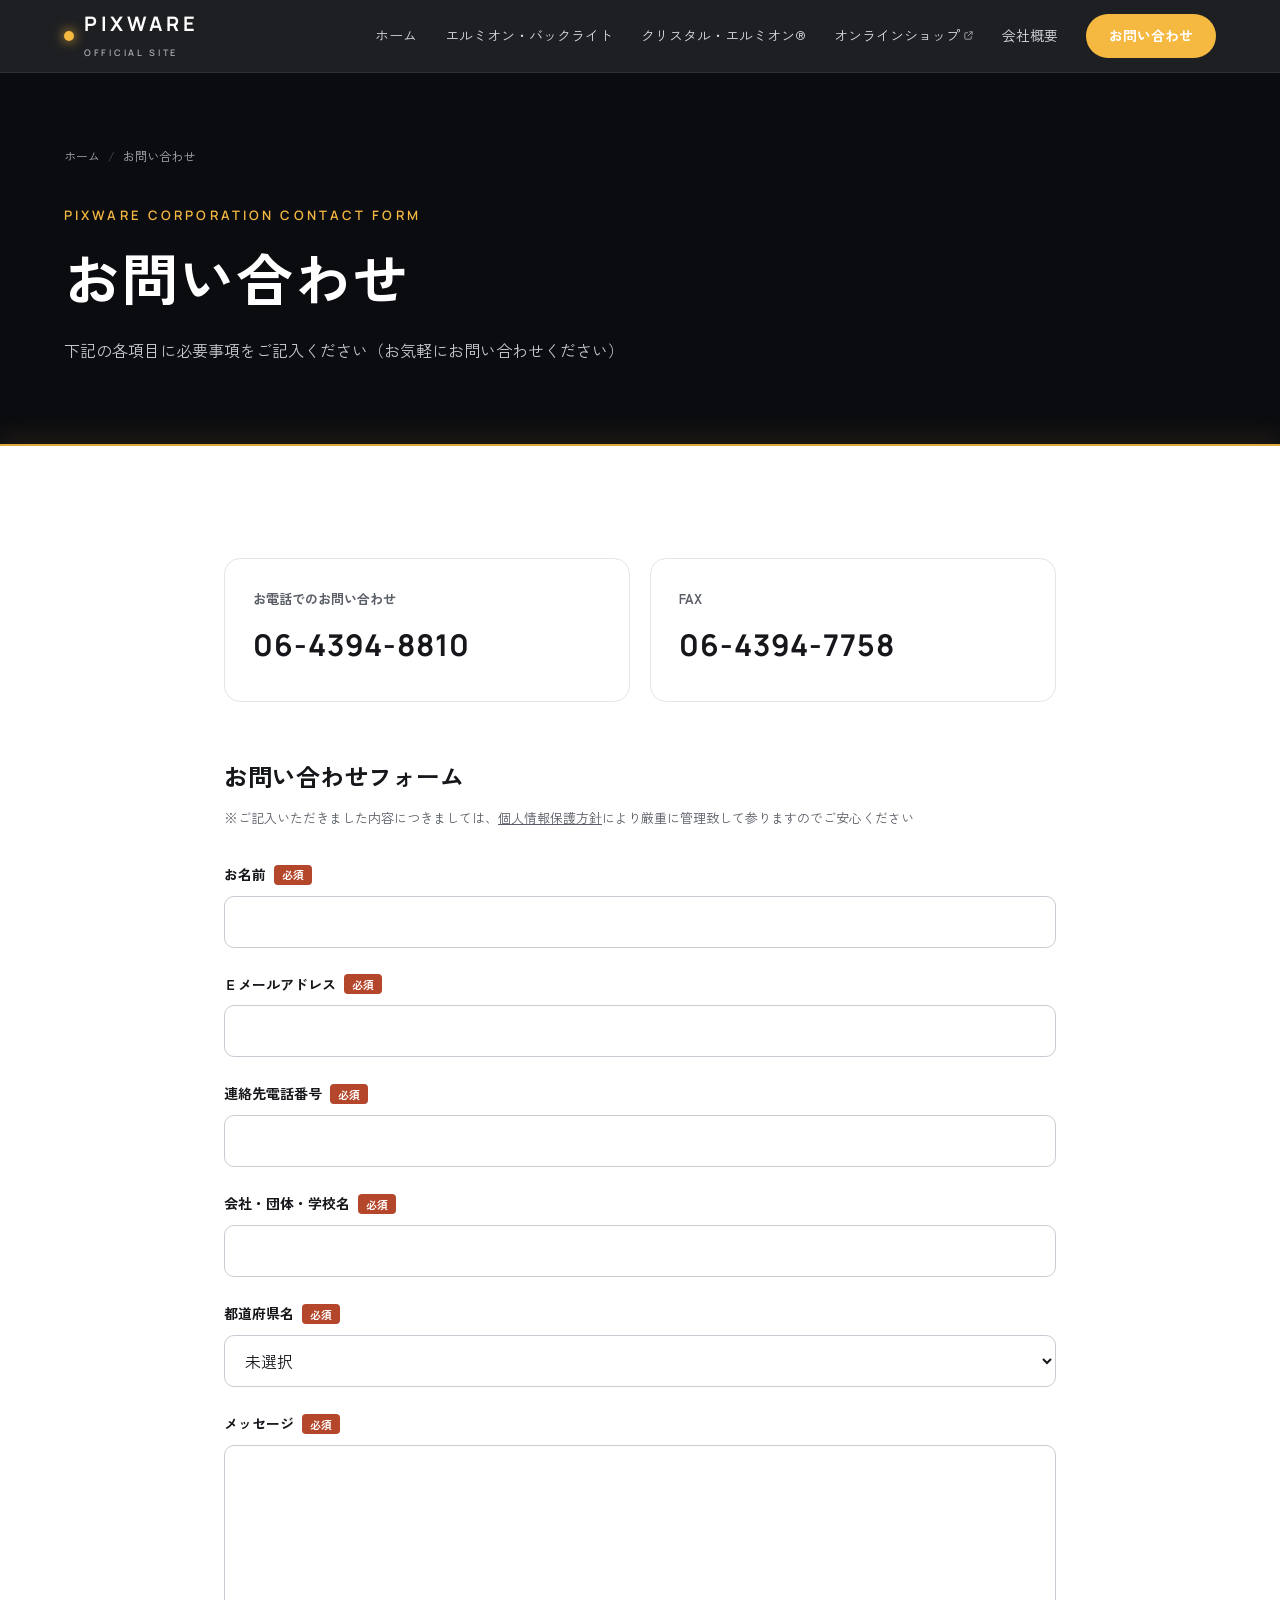
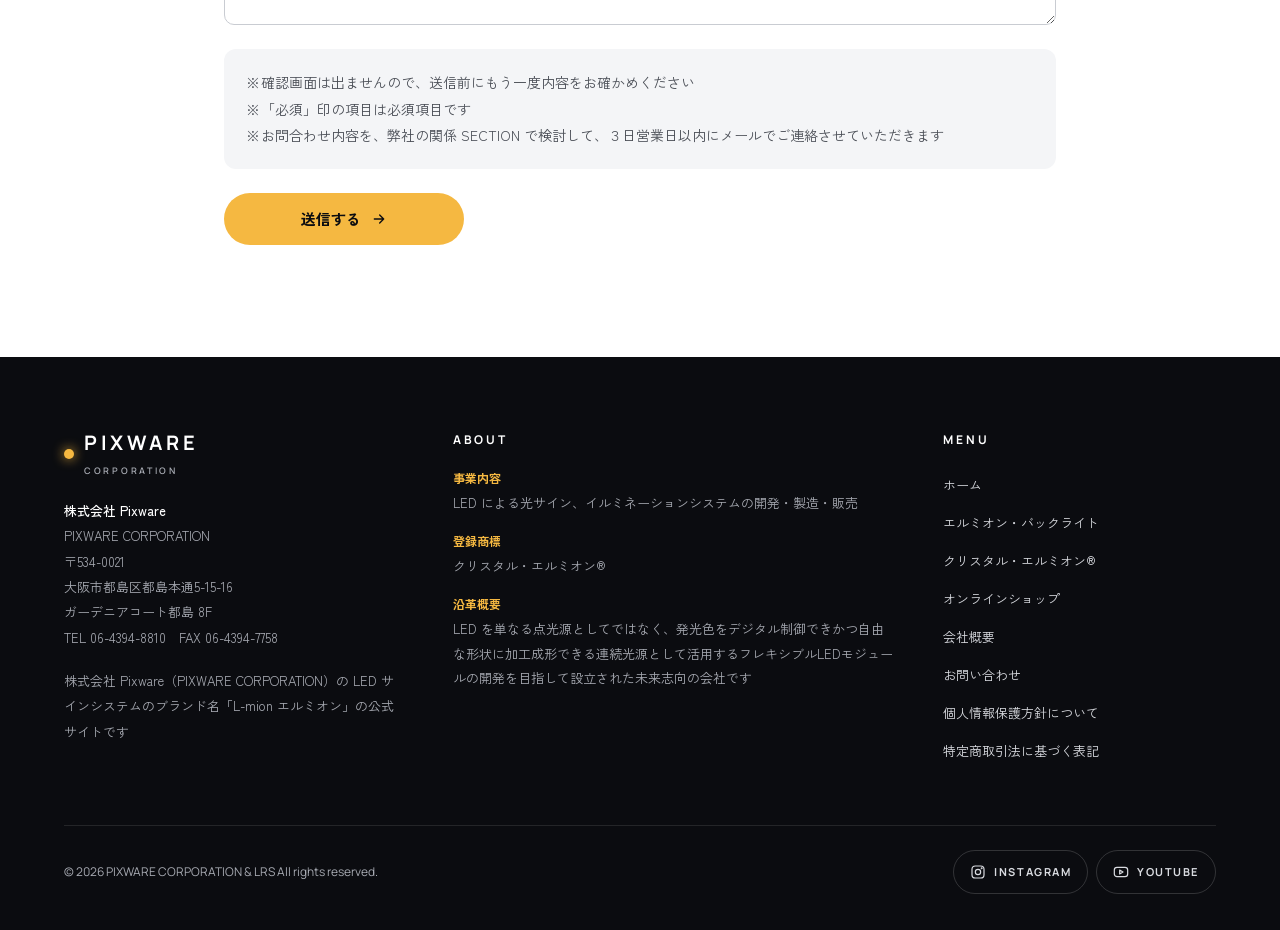
<file: contact-form/index.html>
<!doctype html>
<html lang="ja">
<head>
<meta charset="utf-8">
<meta name="viewport" content="width=device-width, initial-scale=1">
<title>お問い合わせ ｜ PIXWARE OFFICIAL SITE</title>
<meta name="description" content="株式会社Pixwareへのお問い合わせ。LEDサインの制作・導入、製品の仕様・お見積りなどお気軽にご相談ください。TEL 06-4394-8810">
<meta name="theme-color" content="#0B0C10">
<meta property="og:title" content="お問い合わせ ｜ PIXWARE OFFICIAL SITE">
<meta property="og:description" content="株式会社Pixwareへのお問い合わせ。LEDサインの制作・導入、製品の仕様・お見積りなどお気軽にご相談ください。TEL 06-4394-8810">
<meta property="og:type" content="website">
<meta property="og:image" content="https://pixware.co.jp/wp-content/uploads/2024/07/cafe-1.jpg">
<meta property="og:site_name" content="PIXWARE OFFICIAL SITE">
<meta name="twitter:card" content="summary_large_image">
<link rel="preconnect" href="https://fonts.googleapis.com">
<link rel="preconnect" href="https://fonts.gstatic.com" crossorigin>
<link rel="stylesheet" href="https://fonts.googleapis.com/css2?family=Manrope:wght@400;500;600;700&amp;family=Zen+Kaku+Gothic+New:wght@400;500;700&amp;display=swap">
<link rel="stylesheet" href="../assets/style.css">
</head>
<body id="top">
<a class="sr-only" href="#content">コンテンツへスキップ</a>
<header class="header">
  <div class="container header__inner">
    <a class="logo" href="../" aria-label="PIXWARE OFFICIAL SITE ホーム">
      <span class="logo__dot" aria-hidden="true"></span>
      <span><span class="logo__text">PIXWARE</span><span class="logo__sub">OFFICIAL SITE</span></span>
    </a>
    <nav class="nav" aria-label="メインメニュー">
      <a href="../">ホーム</a><a href="../lmion-backright/">エルミオン・バックライト</a><a href="../crystal-lmion/">クリスタル・エルミオン®</a><a href="https://pixware.stores.jp" target="_blank" rel="noopener">オンラインショップ<span class="ext"><svg viewBox="0 0 24 24" fill="none" stroke="currentColor" stroke-width="2" stroke-linecap="round" stroke-linejoin="round" aria-hidden="true"><path d="M14 4h6v6M20 4l-9 9M18 14v5a1 1 0 0 1-1 1H5a1 1 0 0 1-1-1V7a1 1 0 0 1 1-1h5"/></svg><span class="sr-only">（外部サイト）</span></span></a><a href="../profile/">会社概要</a><a class="btn btn--primary" href="../contact-form/" aria-current="page">お問い合わせ</a>
    </nav>
    <button class="menu-btn" type="button" aria-label="メニューを開く" aria-expanded="false" aria-controls="mobile-nav"><svg class="icon-open" viewBox="0 0 24 24" fill="none" stroke="currentColor" stroke-width="1.8" stroke-linecap="round" aria-hidden="true"><path d="M4 7h16M4 12h16M4 17h16"/></svg><svg class="icon-close" viewBox="0 0 24 24" fill="none" stroke="currentColor" stroke-width="1.8" stroke-linecap="round" aria-hidden="true"><path d="M6 6l12 12M18 6L6 18"/></svg></button>
  </div>
  <nav class="mobile-nav" id="mobile-nav" aria-label="モバイルメニュー">
    <a href="../">ホーム</a><a href="../lmion-backright/">エルミオン・バックライト</a><a href="../crystal-lmion/">クリスタル・エルミオン®</a><a href="https://pixware.stores.jp" target="_blank" rel="noopener">オンラインショップ<span class="ext"><svg viewBox="0 0 24 24" fill="none" stroke="currentColor" stroke-width="2" stroke-linecap="round" stroke-linejoin="round" aria-hidden="true"><path d="M14 4h6v6M20 4l-9 9M18 14v5a1 1 0 0 1-1 1H5a1 1 0 0 1-1-1V7a1 1 0 0 1 1-1h5"/></svg><span class="sr-only">（外部サイト）</span></span></a><a href="../profile/">会社概要</a><a class="btn btn--primary" href="../contact-form/" aria-current="page">お問い合わせ</a>
  </nav>
</header>
<main id="content">
<section class="page-hero">
  <div class="container">
    <ol class="breadcrumb" aria-label="パンくずリスト"><li><a href="../">ホーム</a></li><li aria-current="page">お問い合わせ</li></ol>
    <span class="eyebrow">PIXWARE CORPORATION CONTACT FORM</span>
    <h1>お問い合わせ</h1>
    <p class="page-hero__lead">下記の各項目に必要事項をご記入ください（お気軽にお問い合わせください）</p>
  </div>
</section>

<section class="section">
  <div class="container container--narrow">
    <div class="contact-cards">
      <div class="contact-card"><small>お電話でのお問い合わせ</small><a href="tel:0643948810">06-4394-8810</a></div>
      <div class="contact-card"><small>FAX</small><span>06-4394-7758</span></div>
    </div>

    <h2 class="h3" style="margin-bottom:12px">お問い合わせフォーム</h2>
    <p class="note" style="margin-bottom:32px">※ご記入いただきました内容につきましては、<a href="../pixware-privacy/">個人情報保護方針</a>により厳重に管理致して参りますのでご安心ください</p>

    <form class="form" novalidate>
      <div class="form__row"><label for="f-name">お名前 <span class="req">必須</span></label><input id="f-name" name="name" type="text" autocomplete="name" required></div>
      <div class="form__row"><label for="f-email">Ｅメールアドレス <span class="req">必須</span></label><input id="f-email" name="email" type="email" autocomplete="email" inputmode="email" required></div>
      <div class="form__row"><label for="f-tel">連絡先電話番号 <span class="req">必須</span></label><input id="f-tel" name="tel" type="tel" autocomplete="tel" inputmode="tel" required></div>
      <div class="form__row"><label for="f-org">会社・団体・学校名 <span class="req">必須</span></label><input id="f-org" name="organization" type="text" autocomplete="organization" required></div>
      <div class="form__row"><label for="f-pref">都道府県名 <span class="req">必須</span></label><select id="f-pref" name="prefecture" autocomplete="address-level1" required><option value="">未選択</option><option>北海道</option><option>青森県</option><option>岩手県</option><option>宮城県</option><option>秋田県</option><option>山形県</option><option>福島県</option><option>茨城県</option><option>栃木県</option><option>群馬県</option><option>埼玉県</option><option>千葉県</option><option>東京都</option><option>神奈川県</option><option>新潟県</option><option>富山県</option><option>石川県</option><option>福井県</option><option>山梨県</option><option>長野県</option><option>岐阜県</option><option>静岡県</option><option>愛知県</option><option>三重県</option><option>滋賀県</option><option>京都府</option><option>大阪府</option><option>兵庫県</option><option>奈良県</option><option>和歌山県</option><option>鳥取県</option><option>島根県</option><option>岡山県</option><option>広島県</option><option>山口県</option><option>徳島県</option><option>香川県</option><option>愛媛県</option><option>高知県</option><option>福岡県</option><option>佐賀県</option><option>長崎県</option><option>熊本県</option><option>大分県</option><option>宮崎県</option><option>鹿児島県</option><option>沖縄県</option></select></div>
      <div class="form__row"><label for="f-msg">メッセージ <span class="req">必須</span></label><textarea id="f-msg" name="message" required></textarea></div>
      <ul class="form__notes">
        <li>確認画面は出ませんので、送信前にもう一度内容をお確かめください</li>
        <li>「必須」印の項目は必須項目です</li>
        <li>お問合わせ内容を、弊社の関係 SECTION で検討して、３日営業日以内にメールでご連絡させていただきます</li>
      </ul>
      <button class="btn btn--primary" type="submit">送信する <svg viewBox="0 0 24 24" fill="none" stroke="currentColor" stroke-width="2" stroke-linecap="round" stroke-linejoin="round" aria-hidden="true"><path d="M5 12h14M13 6l6 6-6 6"/></svg></button>
      <div class="form__result" tabindex="-1" role="status">これはリニューアル用のサンプルサイトのため、送信は行われません。<br>お問い合わせは <a href="https://pixware.co.jp/contact-form/">現在の公式サイトのフォーム</a> またはお電話（06-4394-8810）でお願いいたします。</div>
    </form>
  </div>
</section>
</main>
<footer class="footer">
  <div class="container footer__inner">
    <div class="footer__grid">
      <div>
        <a class="logo" href="../"><span class="logo__dot" aria-hidden="true"></span><span><span class="logo__text">PIXWARE</span><span class="logo__sub">CORPORATION</span></span></a>
        <p class="footer__company"><strong>株式会社 Pixware</strong><br>PIXWARE CORPORATION<br>〒534-0021<br>大阪市都島区都島本通5-15-16<br>ガーデニアコート都島 8F<br>TEL 06-4394-8810　FAX 06-4394-7758</p>
        <p class="footer__company">株式会社 Pixware（PIXWARE CORPORATION）の LED サインシステムのブランド名「L-mion エルミオン」の公式サイトです</p>
      </div>
      <div>
        <h2>ABOUT</h2>
        <dl class="footer__info">
          <dt>事業内容</dt><dd>LED による光サイン、イルミネーションシステムの開発・製造・販売</dd>
          <dt>登録商標</dt><dd>クリスタル・エルミオン®</dd>
          <dt>沿革概要</dt><dd>LED を単なる点光源としてではなく、発光色をデジタル制御できかつ自由な形状に加工成形できる連続光源として活用するフレキシブルLEDモジュールの開発を目指して設立された未来志向の会社です</dd>
        </dl>
      </div>
      <div>
        <h2>MENU</h2>
        <ul class="footer__nav">
          <li><a href="../">ホーム</a></li>
          <li><a href="../lmion-backright/">エルミオン・バックライト</a></li>
          <li><a href="../crystal-lmion/">クリスタル・エルミオン®</a></li>
          <li><a href="https://pixware.stores.jp" target="_blank" rel="noopener">オンラインショップ</a></li>
          <li><a href="../profile/">会社概要</a></li>
          <li><a href="../contact-form/">お問い合わせ</a></li>
          <li><a href="../pixware-privacy/">個人情報保護方針について</a></li>
          <li><a href="../pixware-law/">特定商取引法に基づく表記</a></li>
        </ul>
      </div>
    </div>
    <div class="footer__bottom">
      <p class="footer__copy">© 2026 PIXWARE CORPORATION &amp; LRS All rights reserved.</p>
      <div class="social">
        <a href="https://www.instagram.com/" target="_blank" rel="noopener"><svg viewBox="0 0 24 24" fill="none" stroke="currentColor" stroke-width="1.8" stroke-linecap="round" stroke-linejoin="round" aria-hidden="true"><rect x="3" y="3" width="18" height="18" rx="5"/><circle cx="12" cy="12" r="4"/><circle cx="17.5" cy="6.5" r="0.6"/></svg>INSTAGRAM</a>
        <a href="https://www.youtube.com/" target="_blank" rel="noopener"><svg viewBox="0 0 24 24" fill="none" stroke="currentColor" stroke-width="1.8" stroke-linecap="round" stroke-linejoin="round" aria-hidden="true"><rect x="2" y="5" width="20" height="14" rx="4"/><path d="M10 9l5 3-5 3z"/></svg>YOUTUBE</a>
      </div>
    </div>
  </div>
</footer>
<a class="to-top" href="#top" aria-label="ページの先頭へ戻る"><svg viewBox="0 0 24 24" fill="none" stroke="currentColor" stroke-width="2" stroke-linecap="round" stroke-linejoin="round" aria-hidden="true"><path d="M12 19V5M6 11l6-6 6 6"/></svg></a>
<script src="../assets/main.js"></script>
</body>
</html>
</file>
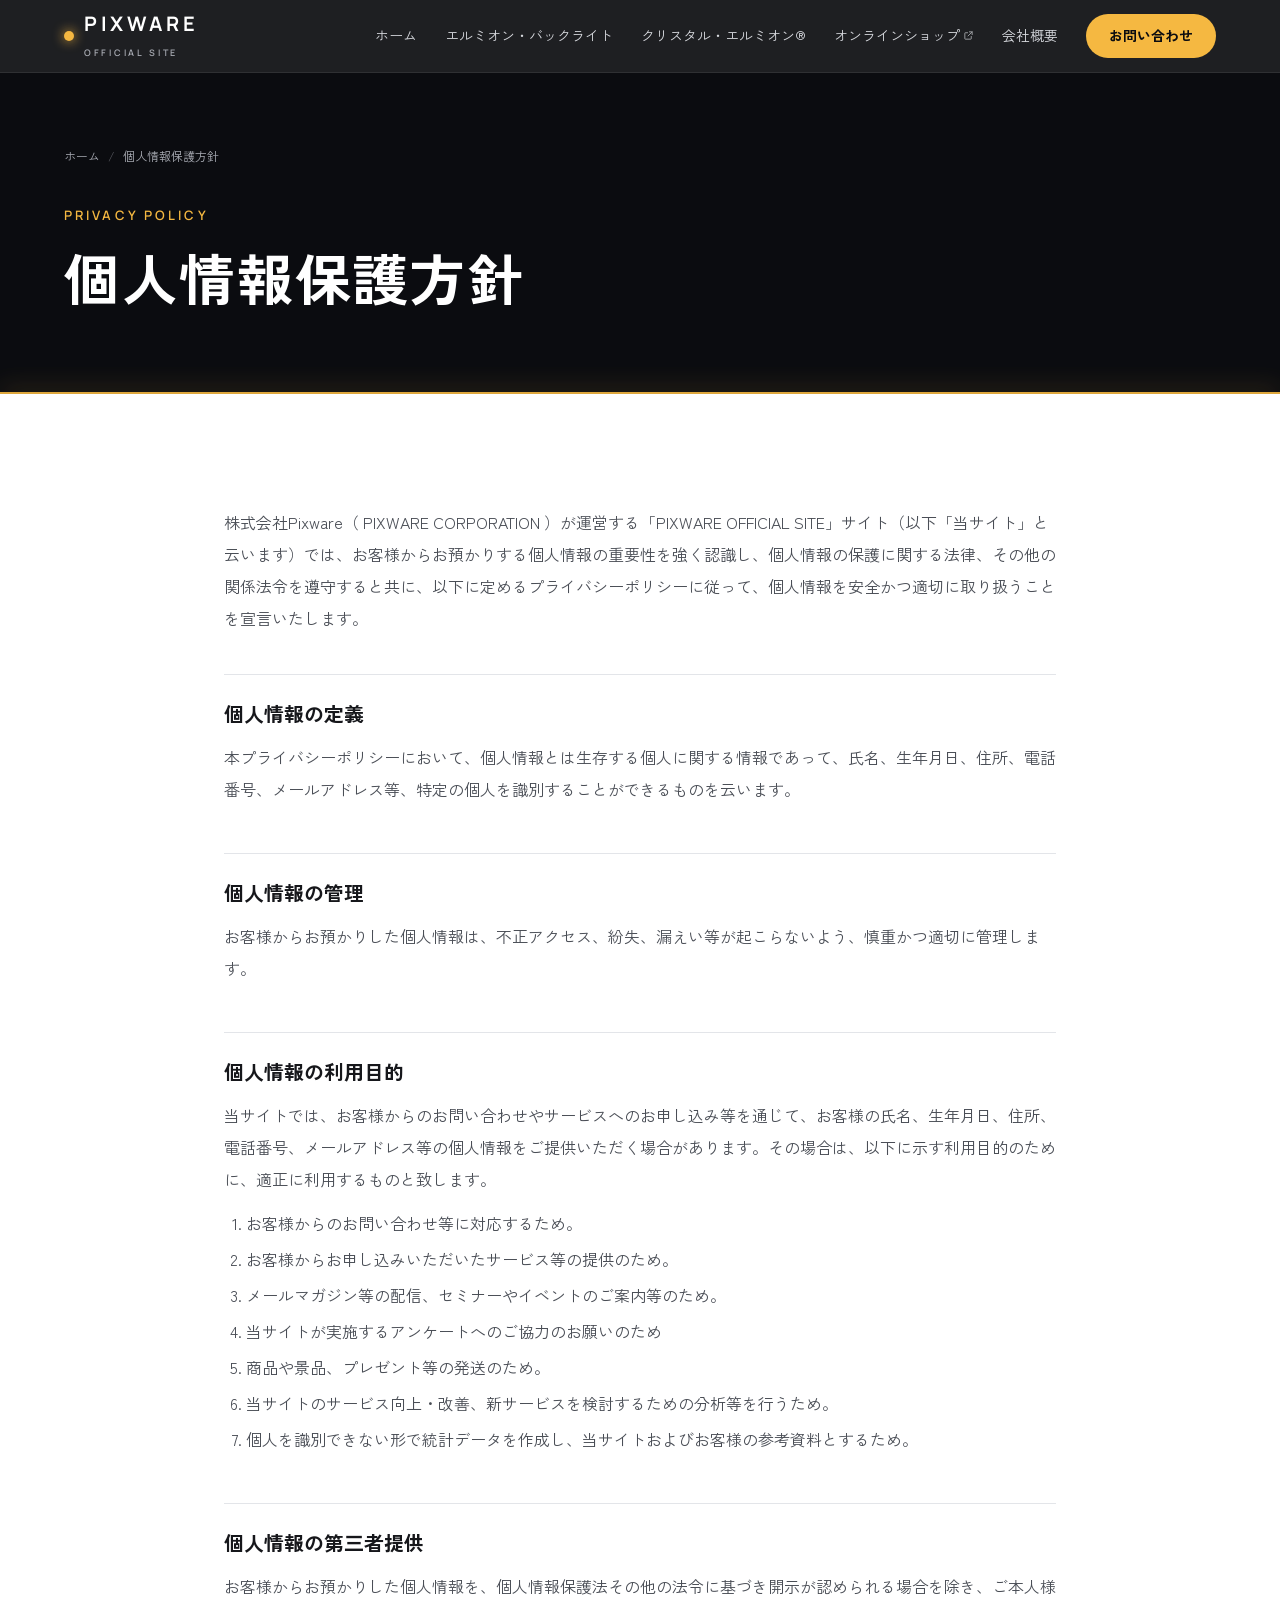
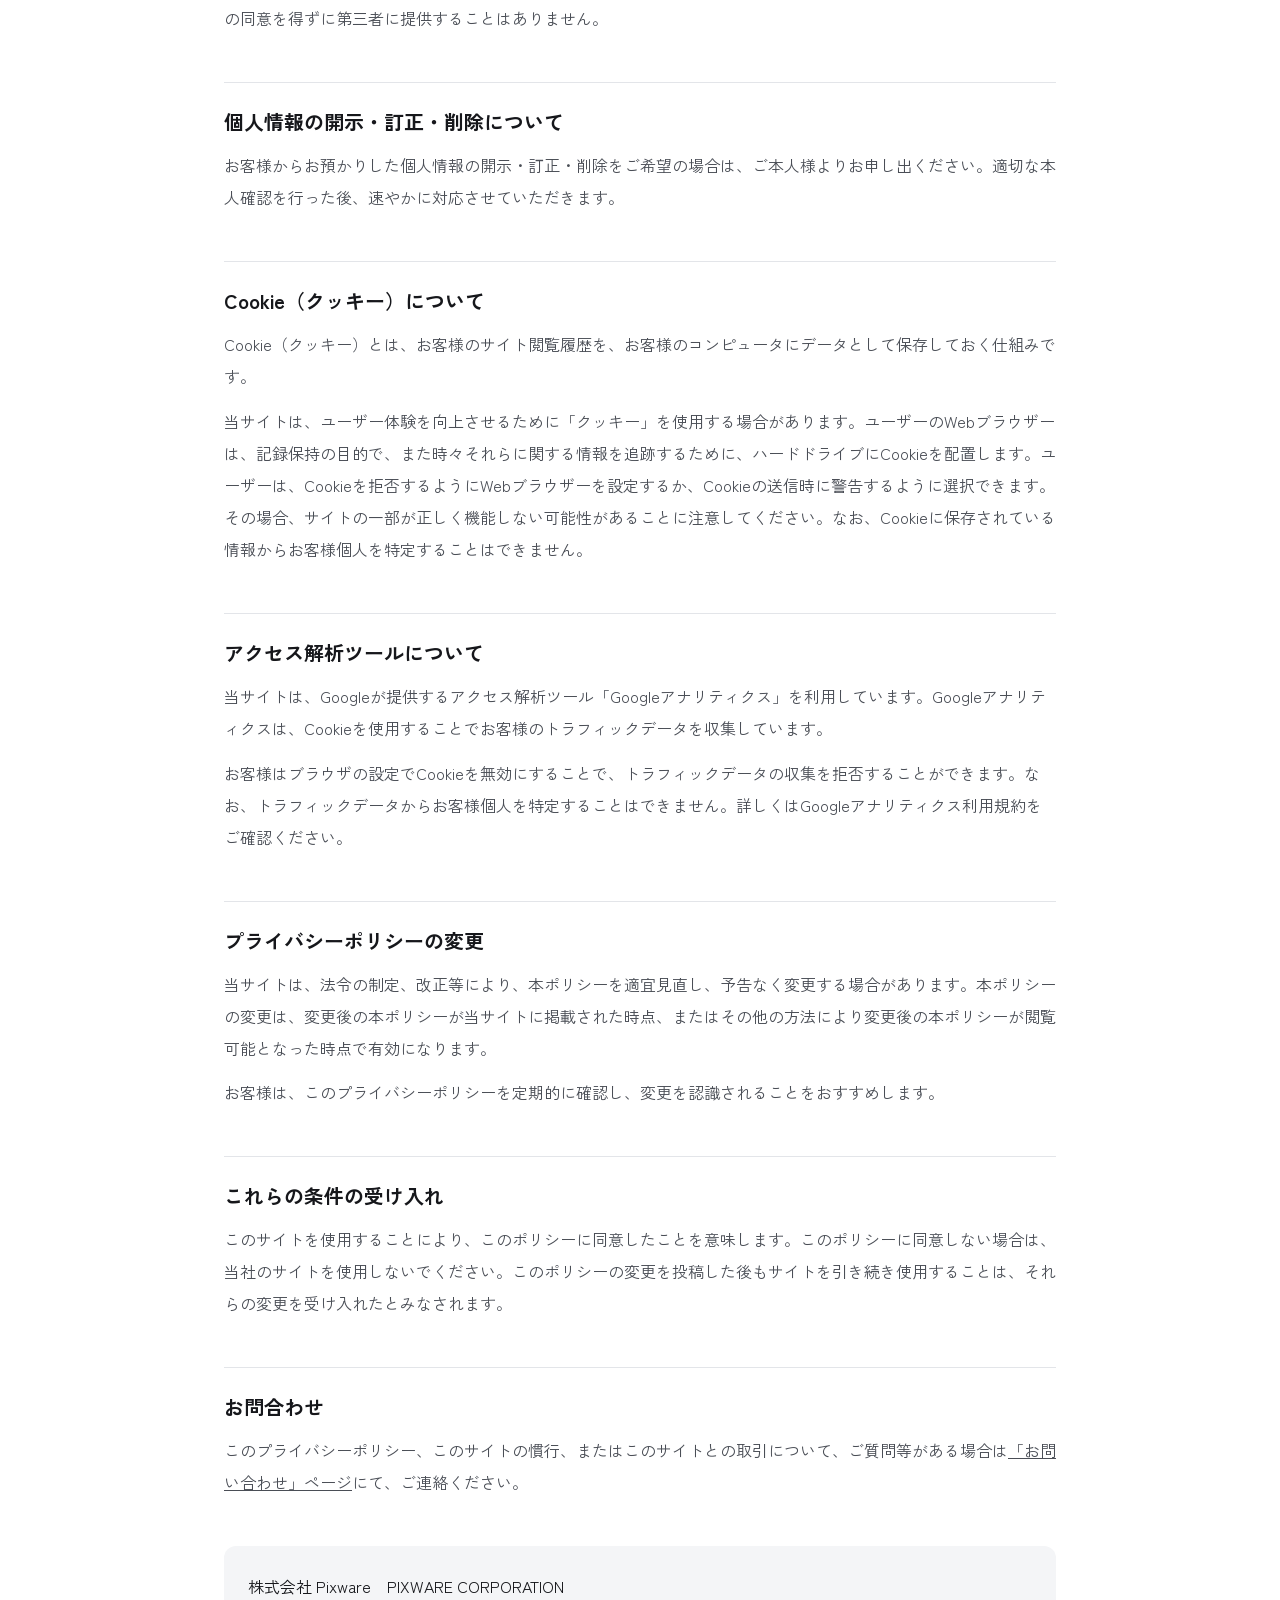
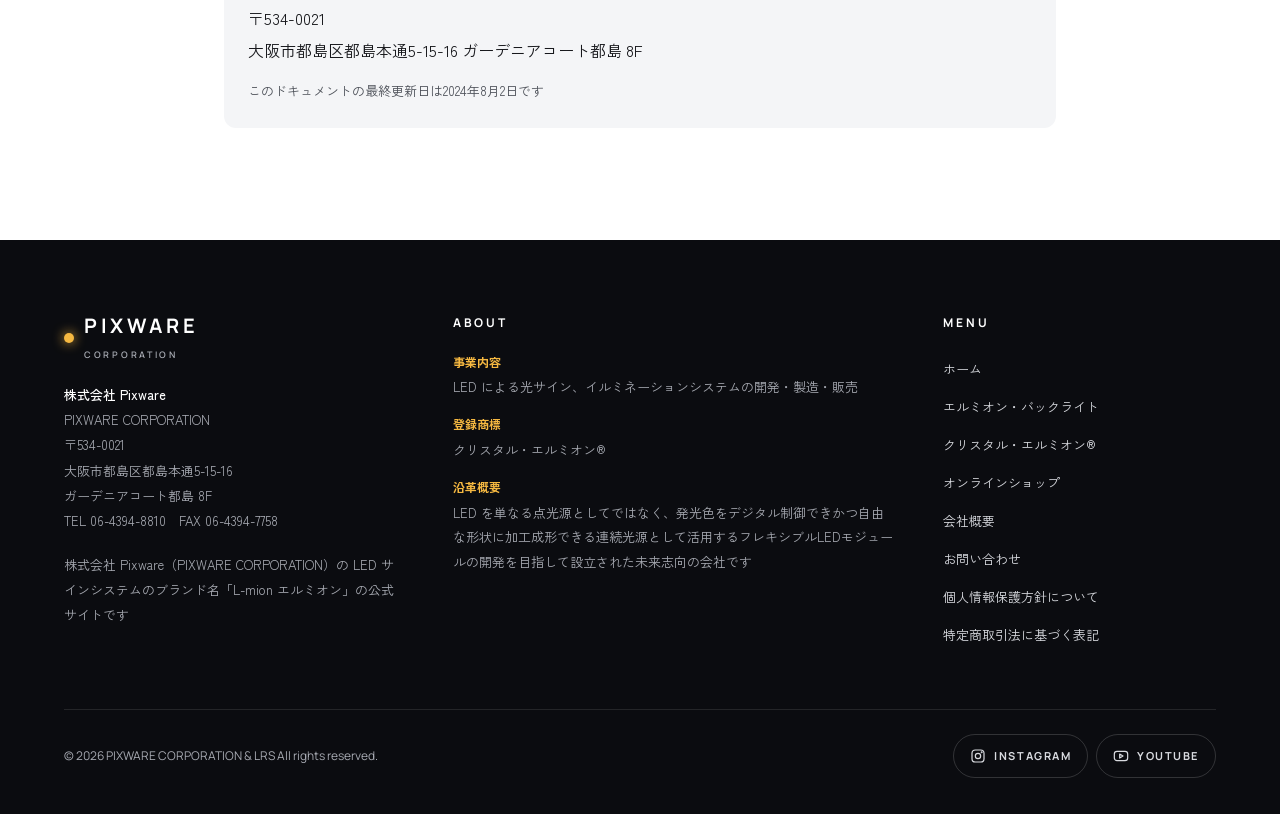
<file: pixware-privacy/index.html>
<!doctype html>
<html lang="ja">
<head>
<meta charset="utf-8">
<meta name="viewport" content="width=device-width, initial-scale=1">
<title>個人情報保護方針 ｜ PIXWARE OFFICIAL SITE</title>
<meta name="description" content="株式会社Pixware（PIXWARE CORPORATION）が運営する「PIXWARE OFFICIAL SITE」の個人情報保護方針（プライバシーポリシー）です。">
<meta name="theme-color" content="#0B0C10">
<meta property="og:title" content="個人情報保護方針 ｜ PIXWARE OFFICIAL SITE">
<meta property="og:description" content="株式会社Pixware（PIXWARE CORPORATION）が運営する「PIXWARE OFFICIAL SITE」の個人情報保護方針（プライバシーポリシー）です。">
<meta property="og:type" content="website">
<meta property="og:image" content="https://pixware.co.jp/wp-content/uploads/2024/07/cafe-1.jpg">
<meta property="og:site_name" content="PIXWARE OFFICIAL SITE">
<meta name="twitter:card" content="summary_large_image">
<link rel="preconnect" href="https://fonts.googleapis.com">
<link rel="preconnect" href="https://fonts.gstatic.com" crossorigin>
<link rel="stylesheet" href="https://fonts.googleapis.com/css2?family=Manrope:wght@400;500;600;700&amp;family=Zen+Kaku+Gothic+New:wght@400;500;700&amp;display=swap">
<link rel="stylesheet" href="../assets/style.css">
</head>
<body id="top">
<a class="sr-only" href="#content">コンテンツへスキップ</a>
<header class="header">
  <div class="container header__inner">
    <a class="logo" href="../" aria-label="PIXWARE OFFICIAL SITE ホーム">
      <span class="logo__dot" aria-hidden="true"></span>
      <span><span class="logo__text">PIXWARE</span><span class="logo__sub">OFFICIAL SITE</span></span>
    </a>
    <nav class="nav" aria-label="メインメニュー">
      <a href="../">ホーム</a><a href="../lmion-backright/">エルミオン・バックライト</a><a href="../crystal-lmion/">クリスタル・エルミオン®</a><a href="https://pixware.stores.jp" target="_blank" rel="noopener">オンラインショップ<span class="ext"><svg viewBox="0 0 24 24" fill="none" stroke="currentColor" stroke-width="2" stroke-linecap="round" stroke-linejoin="round" aria-hidden="true"><path d="M14 4h6v6M20 4l-9 9M18 14v5a1 1 0 0 1-1 1H5a1 1 0 0 1-1-1V7a1 1 0 0 1 1-1h5"/></svg><span class="sr-only">（外部サイト）</span></span></a><a href="../profile/">会社概要</a><a class="btn btn--primary" href="../contact-form/">お問い合わせ</a>
    </nav>
    <button class="menu-btn" type="button" aria-label="メニューを開く" aria-expanded="false" aria-controls="mobile-nav"><svg class="icon-open" viewBox="0 0 24 24" fill="none" stroke="currentColor" stroke-width="1.8" stroke-linecap="round" aria-hidden="true"><path d="M4 7h16M4 12h16M4 17h16"/></svg><svg class="icon-close" viewBox="0 0 24 24" fill="none" stroke="currentColor" stroke-width="1.8" stroke-linecap="round" aria-hidden="true"><path d="M6 6l12 12M18 6L6 18"/></svg></button>
  </div>
  <nav class="mobile-nav" id="mobile-nav" aria-label="モバイルメニュー">
    <a href="../">ホーム</a><a href="../lmion-backright/">エルミオン・バックライト</a><a href="../crystal-lmion/">クリスタル・エルミオン®</a><a href="https://pixware.stores.jp" target="_blank" rel="noopener">オンラインショップ<span class="ext"><svg viewBox="0 0 24 24" fill="none" stroke="currentColor" stroke-width="2" stroke-linecap="round" stroke-linejoin="round" aria-hidden="true"><path d="M14 4h6v6M20 4l-9 9M18 14v5a1 1 0 0 1-1 1H5a1 1 0 0 1-1-1V7a1 1 0 0 1 1-1h5"/></svg><span class="sr-only">（外部サイト）</span></span></a><a href="../profile/">会社概要</a><a class="btn btn--primary" href="../contact-form/">お問い合わせ</a>
  </nav>
</header>
<main id="content">
<section class="page-hero">
  <div class="container">
    <ol class="breadcrumb" aria-label="パンくずリスト"><li><a href="../">ホーム</a></li><li aria-current="page">個人情報保護方針</li></ol>
    <span class="eyebrow">PRIVACY POLICY</span>
    <h1>個人情報保護方針</h1>
    
  </div>
</section>

<section class="section">
  <div class="container container--narrow legal">
    <p>株式会社Pixware（ PIXWARE CORPORATION ）が運営する「PIXWARE OFFICIAL SITE」サイト（以下「当サイト」と云います）では、お客様からお預かりする個人情報の重要性を強く認識し、個人情報の保護に関する法律、その他の関係法令を遵守すると共に、以下に定めるプライバシーポリシーに従って、個人情報を安全かつ適切に取り扱うことを宣言いたします。</p>

    <h2>個人情報の定義</h2>
    <p>本プライバシーポリシーにおいて、個人情報とは生存する個人に関する情報であって、氏名、生年月日、住所、電話番号、メールアドレス等、特定の個人を識別することができるものを云います。</p>

    <h2>個人情報の管理</h2>
    <p>お客様からお預かりした個人情報は、不正アクセス、紛失、漏えい等が起こらないよう、慎重かつ適切に管理します。</p>

    <h2>個人情報の利用目的</h2>
    <p>当サイトでは、お客様からのお問い合わせやサービスへのお申し込み等を通じて、お客様の氏名、生年月日、住所、電話番号、メールアドレス等の個人情報をご提供いただく場合があります。その場合は、以下に示す利用目的のために、適正に利用するものと致します。</p>
    <ol>
      <li>お客様からのお問い合わせ等に対応するため。</li>
      <li>お客様からお申し込みいただいたサービス等の提供のため。</li>
      <li>メールマガジン等の配信、セミナーやイベントのご案内等のため。</li>
      <li>当サイトが実施するアンケートへのご協力のお願いのため</li>
      <li>商品や景品、プレゼント等の発送のため。</li>
      <li>当サイトのサービス向上・改善、新サービスを検討するための分析等を行うため。</li>
      <li>個人を識別できない形で統計データを作成し、当サイトおよびお客様の参考資料とするため。</li>
    </ol>

    <h2>個人情報の第三者提供</h2>
    <p>お客様からお預かりした個人情報を、個人情報保護法その他の法令に基づき開示が認められる場合を除き、ご本人様の同意を得ずに第三者に提供することはありません。</p>

    <h2>個人情報の開示・訂正・削除について</h2>
    <p>お客様からお預かりした個人情報の開示・訂正・削除をご希望の場合は、ご本人様よりお申し出ください。適切な本人確認を行った後、速やかに対応させていただきます。</p>

    <h2>Cookie（クッキー）について</h2>
    <p>Cookie（クッキー）とは、お客様のサイト閲覧履歴を、お客様のコンピュータにデータとして保存しておく仕組みです。</p>
    <p>当サイトは、ユーザー体験を向上させるために「クッキー」を使用する場合があります。ユーザーのWebブラウザーは、記録保持の目的で、また時々それらに関する情報を追跡するために、ハードドライブにCookieを配置します。ユーザーは、Cookieを拒否するようにWebブラウザーを設定するか、Cookieの送信時に警告するように選択できます。その場合、サイトの一部が正しく機能しない可能性があることに注意してください。なお、Cookieに保存されている情報からお客様個人を特定することはできません。</p>

    <h2>アクセス解析ツールについて</h2>
    <p>当サイトは、Googleが提供するアクセス解析ツール「Googleアナリティクス」を利用しています。Googleアナリティクスは、Cookieを使用することでお客様のトラフィックデータを収集しています。</p>
    <p>お客様はブラウザの設定でCookieを無効にすることで、トラフィックデータの収集を拒否することができます。なお、トラフィックデータからお客様個人を特定することはできません。詳しくはGoogleアナリティクス利用規約をご確認ください。</p>

    <h2>プライバシーポリシーの変更</h2>
    <p>当サイトは、法令の制定、改正等により、本ポリシーを適宜見直し、予告なく変更する場合があります。本ポリシーの変更は、変更後の本ポリシーが当サイトに掲載された時点、またはその他の方法により変更後の本ポリシーが閲覧可能となった時点で有効になります。</p>
    <p>お客様は、このプライバシーポリシーを定期的に確認し、変更を認識されることをおすすめします。</p>

    <h2>これらの条件の受け入れ</h2>
    <p>このサイトを使用することにより、このポリシーに同意したことを意味します。このポリシーに同意しない場合は、当社のサイトを使用しないでください。このポリシーの変更を投稿した後もサイトを引き続き使用することは、それらの変更を受け入れたとみなされます。</p>

    <h2>お問合わせ</h2>
    <p>このプライバシーポリシー、このサイトの慣行、またはこのサイトとの取引について、ご質問等がある場合は<a href="../contact-form/">「お問い合わせ」ページ</a>にて、ご連絡ください。</p>

    <div class="legal__sign">
      株式会社 Pixware　PIXWARE CORPORATION<br>
      〒534-0021<br>
      大阪市都島区都島本通5-15-16 ガーデニアコート都島 8F
      <p class="legal__date">このドキュメントの最終更新日は2024年8月2日です</p>
    </div>
  </div>
</section>
</main>
<footer class="footer">
  <div class="container footer__inner">
    <div class="footer__grid">
      <div>
        <a class="logo" href="../"><span class="logo__dot" aria-hidden="true"></span><span><span class="logo__text">PIXWARE</span><span class="logo__sub">CORPORATION</span></span></a>
        <p class="footer__company"><strong>株式会社 Pixware</strong><br>PIXWARE CORPORATION<br>〒534-0021<br>大阪市都島区都島本通5-15-16<br>ガーデニアコート都島 8F<br>TEL 06-4394-8810　FAX 06-4394-7758</p>
        <p class="footer__company">株式会社 Pixware（PIXWARE CORPORATION）の LED サインシステムのブランド名「L-mion エルミオン」の公式サイトです</p>
      </div>
      <div>
        <h2>ABOUT</h2>
        <dl class="footer__info">
          <dt>事業内容</dt><dd>LED による光サイン、イルミネーションシステムの開発・製造・販売</dd>
          <dt>登録商標</dt><dd>クリスタル・エルミオン®</dd>
          <dt>沿革概要</dt><dd>LED を単なる点光源としてではなく、発光色をデジタル制御できかつ自由な形状に加工成形できる連続光源として活用するフレキシブルLEDモジュールの開発を目指して設立された未来志向の会社です</dd>
        </dl>
      </div>
      <div>
        <h2>MENU</h2>
        <ul class="footer__nav">
          <li><a href="../">ホーム</a></li>
          <li><a href="../lmion-backright/">エルミオン・バックライト</a></li>
          <li><a href="../crystal-lmion/">クリスタル・エルミオン®</a></li>
          <li><a href="https://pixware.stores.jp" target="_blank" rel="noopener">オンラインショップ</a></li>
          <li><a href="../profile/">会社概要</a></li>
          <li><a href="../contact-form/">お問い合わせ</a></li>
          <li><a href="../pixware-privacy/">個人情報保護方針について</a></li>
          <li><a href="../pixware-law/">特定商取引法に基づく表記</a></li>
        </ul>
      </div>
    </div>
    <div class="footer__bottom">
      <p class="footer__copy">© 2026 PIXWARE CORPORATION &amp; LRS All rights reserved.</p>
      <div class="social">
        <a href="https://www.instagram.com/" target="_blank" rel="noopener"><svg viewBox="0 0 24 24" fill="none" stroke="currentColor" stroke-width="1.8" stroke-linecap="round" stroke-linejoin="round" aria-hidden="true"><rect x="3" y="3" width="18" height="18" rx="5"/><circle cx="12" cy="12" r="4"/><circle cx="17.5" cy="6.5" r="0.6"/></svg>INSTAGRAM</a>
        <a href="https://www.youtube.com/" target="_blank" rel="noopener"><svg viewBox="0 0 24 24" fill="none" stroke="currentColor" stroke-width="1.8" stroke-linecap="round" stroke-linejoin="round" aria-hidden="true"><rect x="2" y="5" width="20" height="14" rx="4"/><path d="M10 9l5 3-5 3z"/></svg>YOUTUBE</a>
      </div>
    </div>
  </div>
</footer>
<a class="to-top" href="#top" aria-label="ページの先頭へ戻る"><svg viewBox="0 0 24 24" fill="none" stroke="currentColor" stroke-width="2" stroke-linecap="round" stroke-linejoin="round" aria-hidden="true"><path d="M12 19V5M6 11l6-6 6 6"/></svg></a>
<script src="../assets/main.js"></script>
</body>
</html>
</file>
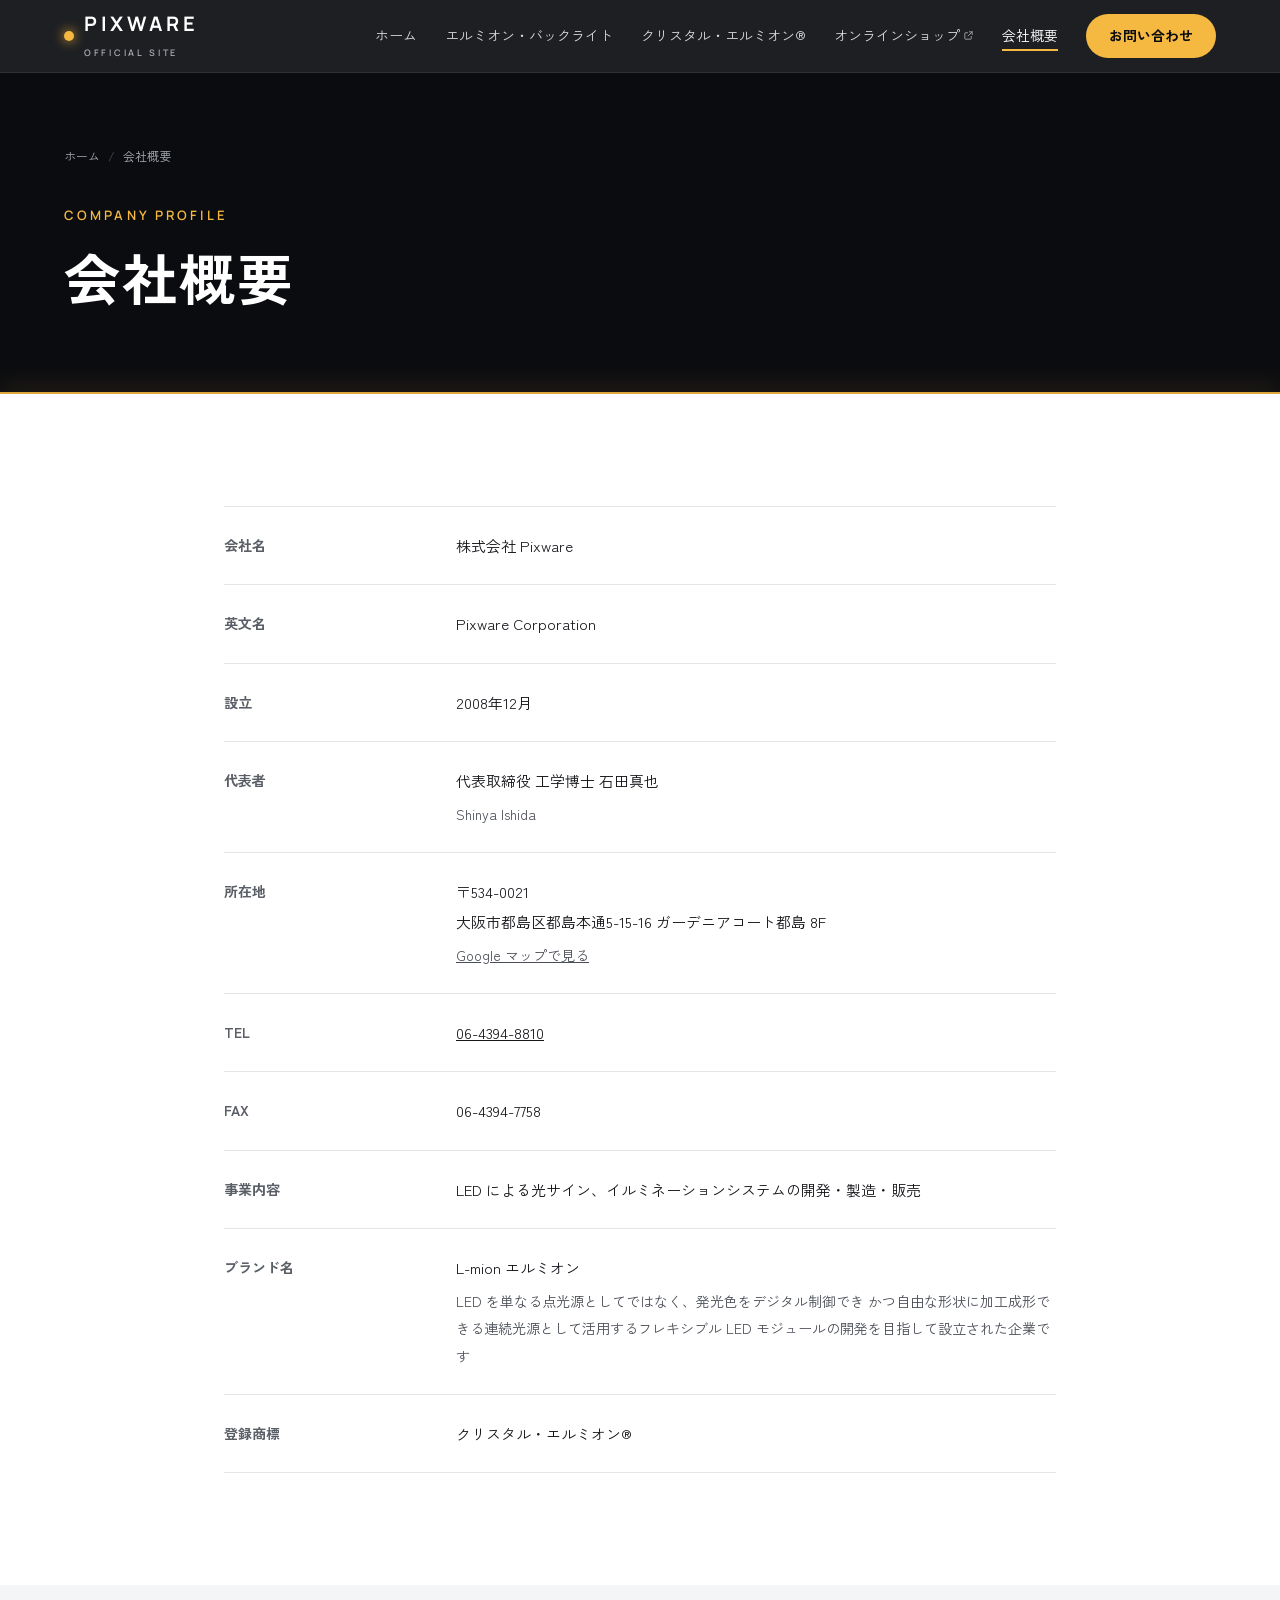
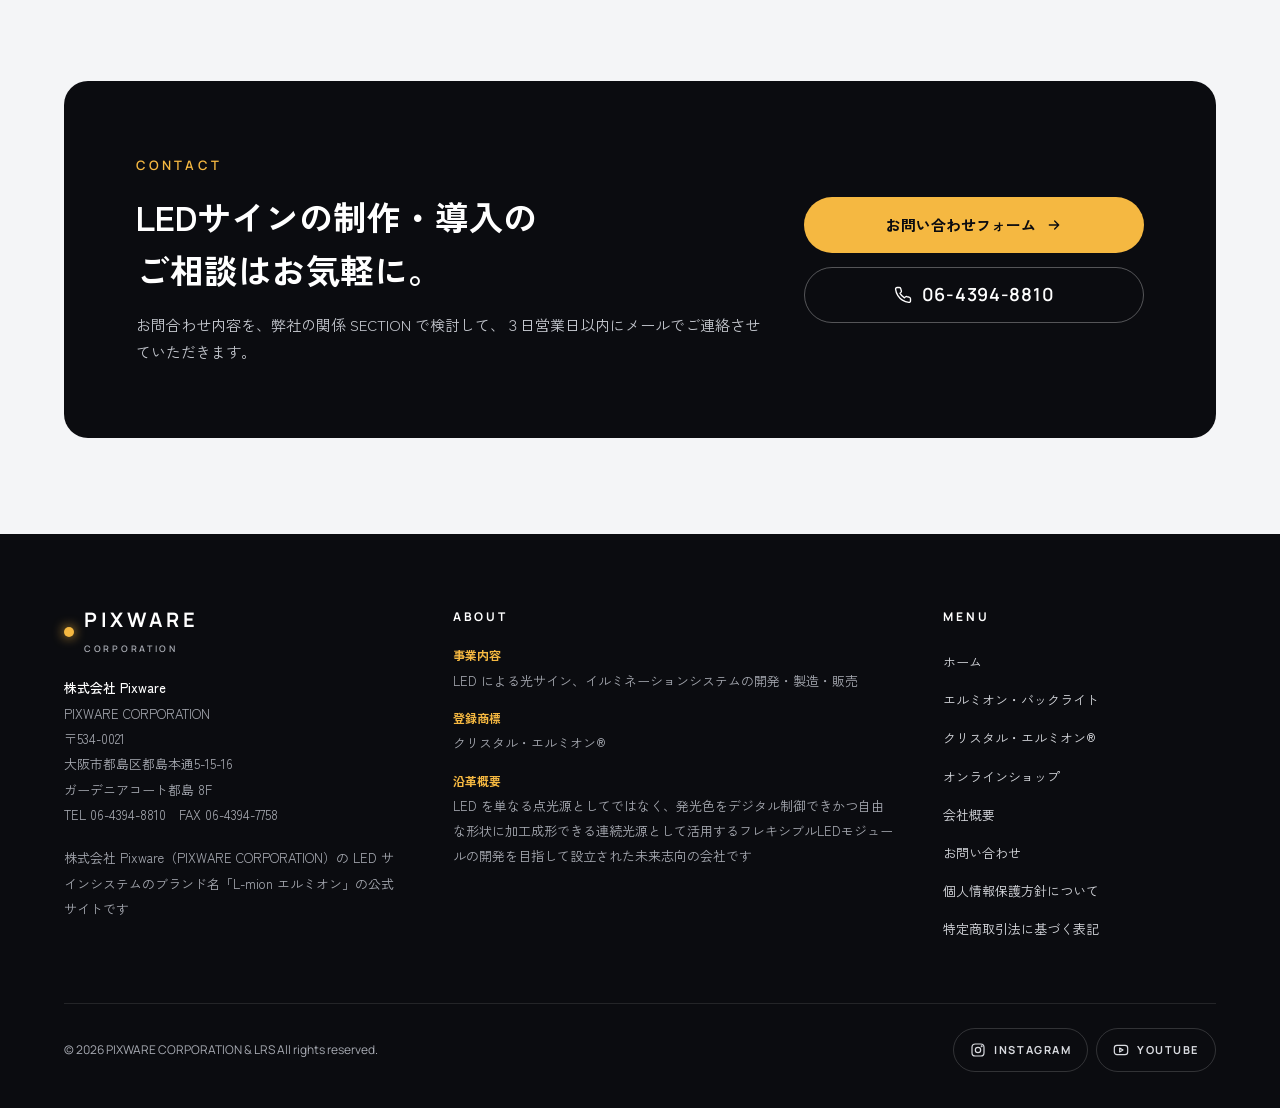
<file: profile/index.html>
<!doctype html>
<html lang="ja">
<head>
<meta charset="utf-8">
<meta name="viewport" content="width=device-width, initial-scale=1">
<title>会社概要 ｜ PIXWARE OFFICIAL SITE</title>
<meta name="description" content="株式会社Pixware（Pixware Corporation）の会社概要。2008年12月設立、大阪市都島区。LEDによる光サイン、イルミネーションシステムの開発・製造・販売。">
<meta name="theme-color" content="#0B0C10">
<meta property="og:title" content="会社概要 ｜ PIXWARE OFFICIAL SITE">
<meta property="og:description" content="株式会社Pixware（Pixware Corporation）の会社概要。2008年12月設立、大阪市都島区。LEDによる光サイン、イルミネーションシステムの開発・製造・販売。">
<meta property="og:type" content="website">
<meta property="og:image" content="https://pixware.co.jp/wp-content/uploads/2024/07/cafe-1.jpg">
<meta property="og:site_name" content="PIXWARE OFFICIAL SITE">
<meta name="twitter:card" content="summary_large_image">
<link rel="preconnect" href="https://fonts.googleapis.com">
<link rel="preconnect" href="https://fonts.gstatic.com" crossorigin>
<link rel="stylesheet" href="https://fonts.googleapis.com/css2?family=Manrope:wght@400;500;600;700&amp;family=Zen+Kaku+Gothic+New:wght@400;500;700&amp;display=swap">
<link rel="stylesheet" href="../assets/style.css">
</head>
<body id="top">
<a class="sr-only" href="#content">コンテンツへスキップ</a>
<header class="header">
  <div class="container header__inner">
    <a class="logo" href="../" aria-label="PIXWARE OFFICIAL SITE ホーム">
      <span class="logo__dot" aria-hidden="true"></span>
      <span><span class="logo__text">PIXWARE</span><span class="logo__sub">OFFICIAL SITE</span></span>
    </a>
    <nav class="nav" aria-label="メインメニュー">
      <a href="../">ホーム</a><a href="../lmion-backright/">エルミオン・バックライト</a><a href="../crystal-lmion/">クリスタル・エルミオン®</a><a href="https://pixware.stores.jp" target="_blank" rel="noopener">オンラインショップ<span class="ext"><svg viewBox="0 0 24 24" fill="none" stroke="currentColor" stroke-width="2" stroke-linecap="round" stroke-linejoin="round" aria-hidden="true"><path d="M14 4h6v6M20 4l-9 9M18 14v5a1 1 0 0 1-1 1H5a1 1 0 0 1-1-1V7a1 1 0 0 1 1-1h5"/></svg><span class="sr-only">（外部サイト）</span></span></a><a href="../profile/" aria-current="page">会社概要</a><a class="btn btn--primary" href="../contact-form/">お問い合わせ</a>
    </nav>
    <button class="menu-btn" type="button" aria-label="メニューを開く" aria-expanded="false" aria-controls="mobile-nav"><svg class="icon-open" viewBox="0 0 24 24" fill="none" stroke="currentColor" stroke-width="1.8" stroke-linecap="round" aria-hidden="true"><path d="M4 7h16M4 12h16M4 17h16"/></svg><svg class="icon-close" viewBox="0 0 24 24" fill="none" stroke="currentColor" stroke-width="1.8" stroke-linecap="round" aria-hidden="true"><path d="M6 6l12 12M18 6L6 18"/></svg></button>
  </div>
  <nav class="mobile-nav" id="mobile-nav" aria-label="モバイルメニュー">
    <a href="../">ホーム</a><a href="../lmion-backright/">エルミオン・バックライト</a><a href="../crystal-lmion/">クリスタル・エルミオン®</a><a href="https://pixware.stores.jp" target="_blank" rel="noopener">オンラインショップ<span class="ext"><svg viewBox="0 0 24 24" fill="none" stroke="currentColor" stroke-width="2" stroke-linecap="round" stroke-linejoin="round" aria-hidden="true"><path d="M14 4h6v6M20 4l-9 9M18 14v5a1 1 0 0 1-1 1H5a1 1 0 0 1-1-1V7a1 1 0 0 1 1-1h5"/></svg><span class="sr-only">（外部サイト）</span></span></a><a href="../profile/" aria-current="page">会社概要</a><a class="btn btn--primary" href="../contact-form/">お問い合わせ</a>
  </nav>
</header>
<main id="content">
<section class="page-hero">
  <div class="container">
    <ol class="breadcrumb" aria-label="パンくずリスト"><li><a href="../">ホーム</a></li><li aria-current="page">会社概要</li></ol>
    <span class="eyebrow">COMPANY PROFILE</span>
    <h1>会社概要</h1>
    
  </div>
</section>

<section class="section">
  <div class="container container--narrow">
    <dl class="data-list"><div class="data-list__row"><dt>会社名</dt><dd>株式会社 Pixware</dd></div><div class="data-list__row"><dt>英文名</dt><dd>Pixware Corporation</dd></div><div class="data-list__row"><dt>設立</dt><dd>2008年12月</dd></div><div class="data-list__row"><dt>代表者</dt><dd>代表取締役 工学博士 石田真也<span class="sub">Shinya Ishida</span></dd></div><div class="data-list__row"><dt>所在地</dt><dd>〒534-0021<br>大阪市都島区都島本通5-15-16 ガーデニアコート都島 8F<span class="sub"><a href="https://www.google.com/maps/search/?api=1&amp;query=%E5%A4%A7%E9%98%AA%E5%B8%82%E9%83%BD%E5%B3%B6%E5%8C%BA%E9%83%BD%E5%B3%B6%E6%9C%AC%E9%80%9A5-15-16" target="_blank" rel="noopener">Google マップで見る</a></span></dd></div><div class="data-list__row"><dt>TEL</dt><dd><a href="tel:0643948810">06-4394-8810</a></dd></div><div class="data-list__row"><dt>FAX</dt><dd>06-4394-7758</dd></div><div class="data-list__row"><dt>事業内容</dt><dd>LED による光サイン、イルミネーションシステムの開発・製造・販売</dd></div><div class="data-list__row"><dt>ブランド名</dt><dd>L-mion エルミオン<span class="sub">LED を単なる点光源としてではなく、発光色をデジタル制御でき かつ自由な形状に加工成形できる連続光源として活用するフレキシブル LED モジュールの開発を目指して設立された企業です</span></dd></div><div class="data-list__row"><dt>登録商標</dt><dd>クリスタル・エルミオン®</dd></div></dl>
  </div>
</section>

<section class="cta" aria-labelledby="cta-title">
  <div class="container">
    <div class="cta__card">
      <div class="cta__copy">
        <span class="eyebrow">CONTACT</span>
        <h2 id="cta-title">LEDサインの制作・導入の<br>ご相談はお気軽に。</h2>
        <p>お問合わせ内容を、弊社の関係 SECTION で検討して、３日営業日以内にメールでご連絡させていただきます。</p>
      </div>
      <div class="cta__actions">
        <a class="btn btn--primary" href="../contact-form/">お問い合わせフォーム <svg viewBox="0 0 24 24" fill="none" stroke="currentColor" stroke-width="2" stroke-linecap="round" stroke-linejoin="round" aria-hidden="true"><path d="M5 12h14M13 6l6 6-6 6"/></svg></a>
        <a class="btn btn--ghost btn--tel" href="tel:0643948810"><svg viewBox="0 0 24 24" fill="none" stroke="currentColor" stroke-width="1.8" stroke-linecap="round" stroke-linejoin="round" aria-hidden="true"><path d="M22 16.9v3a2 2 0 0 1-2.2 2 19.8 19.8 0 0 1-8.6-3.1 19.5 19.5 0 0 1-6-6A19.8 19.8 0 0 1 2.1 4.2 2 2 0 0 1 4.1 2h3a2 2 0 0 1 2 1.7c.1.9.4 1.8.7 2.7a2 2 0 0 1-.5 2.1L8 9.8a16 16 0 0 0 6 6l1.3-1.3a2 2 0 0 1 2.1-.4c.9.3 1.8.6 2.7.7a2 2 0 0 1 1.7 2z"/></svg> 06-4394-8810</a>
      </div>
    </div>
  </div>
</section>
</main>
<footer class="footer">
  <div class="container footer__inner">
    <div class="footer__grid">
      <div>
        <a class="logo" href="../"><span class="logo__dot" aria-hidden="true"></span><span><span class="logo__text">PIXWARE</span><span class="logo__sub">CORPORATION</span></span></a>
        <p class="footer__company"><strong>株式会社 Pixware</strong><br>PIXWARE CORPORATION<br>〒534-0021<br>大阪市都島区都島本通5-15-16<br>ガーデニアコート都島 8F<br>TEL 06-4394-8810　FAX 06-4394-7758</p>
        <p class="footer__company">株式会社 Pixware（PIXWARE CORPORATION）の LED サインシステムのブランド名「L-mion エルミオン」の公式サイトです</p>
      </div>
      <div>
        <h2>ABOUT</h2>
        <dl class="footer__info">
          <dt>事業内容</dt><dd>LED による光サイン、イルミネーションシステムの開発・製造・販売</dd>
          <dt>登録商標</dt><dd>クリスタル・エルミオン®</dd>
          <dt>沿革概要</dt><dd>LED を単なる点光源としてではなく、発光色をデジタル制御できかつ自由な形状に加工成形できる連続光源として活用するフレキシブルLEDモジュールの開発を目指して設立された未来志向の会社です</dd>
        </dl>
      </div>
      <div>
        <h2>MENU</h2>
        <ul class="footer__nav">
          <li><a href="../">ホーム</a></li>
          <li><a href="../lmion-backright/">エルミオン・バックライト</a></li>
          <li><a href="../crystal-lmion/">クリスタル・エルミオン®</a></li>
          <li><a href="https://pixware.stores.jp" target="_blank" rel="noopener">オンラインショップ</a></li>
          <li><a href="../profile/">会社概要</a></li>
          <li><a href="../contact-form/">お問い合わせ</a></li>
          <li><a href="../pixware-privacy/">個人情報保護方針について</a></li>
          <li><a href="../pixware-law/">特定商取引法に基づく表記</a></li>
        </ul>
      </div>
    </div>
    <div class="footer__bottom">
      <p class="footer__copy">© 2026 PIXWARE CORPORATION &amp; LRS All rights reserved.</p>
      <div class="social">
        <a href="https://www.instagram.com/" target="_blank" rel="noopener"><svg viewBox="0 0 24 24" fill="none" stroke="currentColor" stroke-width="1.8" stroke-linecap="round" stroke-linejoin="round" aria-hidden="true"><rect x="3" y="3" width="18" height="18" rx="5"/><circle cx="12" cy="12" r="4"/><circle cx="17.5" cy="6.5" r="0.6"/></svg>INSTAGRAM</a>
        <a href="https://www.youtube.com/" target="_blank" rel="noopener"><svg viewBox="0 0 24 24" fill="none" stroke="currentColor" stroke-width="1.8" stroke-linecap="round" stroke-linejoin="round" aria-hidden="true"><rect x="2" y="5" width="20" height="14" rx="4"/><path d="M10 9l5 3-5 3z"/></svg>YOUTUBE</a>
      </div>
    </div>
  </div>
</footer>
<a class="to-top" href="#top" aria-label="ページの先頭へ戻る"><svg viewBox="0 0 24 24" fill="none" stroke="currentColor" stroke-width="2" stroke-linecap="round" stroke-linejoin="round" aria-hidden="true"><path d="M12 19V5M6 11l6-6 6 6"/></svg></a>
<script src="../assets/main.js"></script>
</body>
</html>
</file>
<file: assets/style.css>
/* =========================================================
   PIXWARE OFFICIAL SITE — renewal
   ========================================================= */
:root {
  --ink: #0B0C10;
  --ink-2: #14161B;
  --ink-3: #1C1F26;
  --text: #16171B;
  --muted: #4A4E56;
  --muted-2: #5A5E66;
  --line: #E3E5E9;
  --surface: #F4F5F7;
  --white: #FFFFFF;
  --on-dark: #C4C7CE;
  --on-dark-2: #A7AAB2;
  --accent: #F5B841;
  --accent-hover: #FFC75A;
  --accent-glow: rgba(245, 184, 65, 0.4);
  --accent-text: #7A4F00;
  --font-jp: 'Zen Kaku Gothic New', 'Hiragino Sans', 'Hiragino Kaku Gothic ProN', Meiryo, sans-serif;
  --font-en: 'Manrope', var(--font-jp);
  --container: 1200px;
  --radius: 16px;
}

*, *::before, *::after { box-sizing: border-box; }
html { scroll-behavior: smooth; scroll-padding-top: 88px; -webkit-text-size-adjust: 100%; }
body {
  margin: 0;
  font-family: var(--font-jp);
  color: var(--text);
  background: var(--white);
  line-height: 1.85;
  -webkit-font-smoothing: antialiased;
  font-feature-settings: "palt" 1;
}
img, video { max-width: 100%; display: block; }
a { color: inherit; }
h1, h2, h3, h4, p, dl, dd, ul, ol, figure { margin: 0; }
ul, ol { padding: 0; }

.container { max-width: var(--container); margin: 0 auto; padding: 0 24px; }
.container--narrow { max-width: 880px; }
.section { padding: 112px 0; }
.section--tight { padding: 80px 0; }
.section--gray { background: var(--surface); }
.section--dark { background: var(--ink); color: var(--white); }

.eyebrow {
  display: block;
  font-family: var(--font-en);
  font-size: 13px;
  font-weight: 600;
  letter-spacing: 0.24em;
  text-transform: uppercase;
  color: var(--accent-text);
  margin-bottom: 14px;
}
.section--dark .eyebrow, .page-hero .eyebrow, .hero .eyebrow, .cta .eyebrow { color: var(--accent); }
.h2 { font-size: clamp(28px, 3.2vw, 40px); line-height: 1.4; font-weight: 700; letter-spacing: 0.02em; }
.h3 { font-size: clamp(20px, 2vw, 24px); line-height: 1.5; font-weight: 700; }
.lead { font-size: clamp(16px, 1.6vw, 18px); line-height: 2; color: var(--muted); }
.section--dark .lead { color: var(--on-dark); }
.prose p + p { margin-top: 1.2em; }
.prose p { color: var(--muted); line-height: 2; }
.section--dark .prose p { color: var(--on-dark); }
.note { font-size: 13px; color: var(--muted-2); }
.section--dark .note { color: var(--on-dark-2); }

.section-head { display: flex; flex-wrap: wrap; align-items: flex-end; justify-content: space-between; gap: 20px 40px; margin-bottom: 56px; }
.section-head__text { max-width: 520px; }

/* ---------- Buttons ---------- */
.btn {
  display: inline-flex; align-items: center; justify-content: center; gap: 10px;
  min-height: 52px; padding: 0 28px; border-radius: 999px;
  font-family: inherit; font-size: 15px; font-weight: 700; text-decoration: none;
  border: 1px solid transparent; cursor: pointer;
  transition: transform .15s ease, background-color .15s ease, border-color .15s ease, color .15s ease;
}
.btn:hover { transform: translateY(-1px); }
.btn svg { width: 16px; height: 16px; flex: none; }
.btn--primary { background: var(--accent); color: var(--ink); }
.btn--primary:hover { background: var(--accent-hover); }
.btn--ghost { border-color: rgba(255,255,255,0.3); color: var(--white); font-weight: 500; }
.btn--ghost:hover { border-color: rgba(255,255,255,0.7); }
.btn--outline { border-color: var(--text); color: var(--text); font-weight: 500; }
.btn--outline:hover { background: var(--text); color: var(--white); }
.btn-row { display: flex; flex-wrap: wrap; gap: 14px; }

.text-link { display: inline-flex; align-items: center; gap: 8px; font-weight: 700; font-size: 14px; text-decoration: none; }
.text-link svg { width: 14px; height: 14px; transition: transform .15s ease; }
.text-link:hover svg { transform: translateX(3px); }

/* ---------- Header ---------- */
.header {
  position: sticky; top: 0; z-index: 50;
  background: rgba(11,12,16,0.92);
  backdrop-filter: blur(12px); -webkit-backdrop-filter: blur(12px);
  border-bottom: 1px solid rgba(255,255,255,0.08);
}
.header__inner { height: 72px; display: flex; align-items: center; justify-content: space-between; gap: 24px; }
.logo { display: inline-flex; align-items: center; gap: 10px; text-decoration: none; color: var(--white); }
.logo__dot { width: 10px; height: 10px; border-radius: 50%; background: var(--accent); box-shadow: 0 0 12px var(--accent); flex: none; }
.logo__text { font-family: var(--font-en); font-weight: 700; font-size: 20px; letter-spacing: 0.18em; line-height: 1; }
.logo__sub { display: block; font-family: var(--font-en); font-size: 9px; font-weight: 600; letter-spacing: 0.3em; color: var(--on-dark-2); margin-top: 5px; }

.nav { display: flex; align-items: center; gap: 28px; font-size: 14px; }
.nav a { color: #D9DBE0; text-decoration: none; white-space: nowrap; }
.nav a:hover, .nav a[aria-current="page"] { color: var(--white); }
.nav a[aria-current="page"]:not(.btn) { box-shadow: 0 2px 0 var(--accent); }
.nav .btn { min-height: 44px; padding: 0 22px; font-size: 14px; color: var(--ink); }
.nav .ext svg { width: 11px; height: 11px; display: inline; vertical-align: 0; margin-left: 3px; opacity: .7; }

.menu-btn {
  display: none; width: 44px; height: 44px; align-items: center; justify-content: center;
  background: transparent; border: 1px solid rgba(255,255,255,0.2); border-radius: 10px;
  color: var(--white); cursor: pointer;
}
.menu-btn svg { width: 20px; height: 20px; }
.menu-btn .icon-close { display: none; }
.menu-btn[aria-expanded="true"] .icon-open { display: none; }
.menu-btn[aria-expanded="true"] .icon-close { display: block; }

.mobile-nav { display: none; padding: 4px 24px 28px; border-top: 1px solid rgba(255,255,255,0.08); max-height: calc(100vh - 60px); overflow-y: auto; }
.mobile-nav.is-open { display: flex; flex-direction: column; }
.mobile-nav a:not(.btn) {
  display: flex; justify-content: space-between; align-items: center;
  color: var(--white); text-decoration: none; padding: 15px 0; font-size: 16px;
  border-bottom: 1px solid rgba(255,255,255,0.08);
}
.mobile-nav a[aria-current="page"] { color: var(--accent); }
.mobile-nav .btn { margin-top: 20px; }

/* ---------- Home hero ---------- */
.hero { position: relative; background: var(--ink); color: var(--white); overflow: hidden; }
.hero__inner { position: relative; padding: 104px 24px 112px; display: grid; grid-template-columns: minmax(0, 1.05fr) minmax(0, 1fr); gap: 56px; align-items: center; }
.hero h1 { font-size: clamp(42px, 6vw, 78px); line-height: 1.22; font-weight: 700; letter-spacing: 0.03em; }
.hero__lead { margin-top: 28px; max-width: 540px; font-size: 17px; line-height: 2.05; color: var(--on-dark); }
.hero__tagline { margin-top: 18px; max-width: 540px; font-size: 13px; line-height: 1.9; color: var(--on-dark-2); }
.hero .btn-row { margin-top: 40px; }
.hero__visual { position: relative; }
.hero__photo { border-radius: 20px; overflow: hidden; aspect-ratio: 1940 / 1320; box-shadow: 0 40px 100px rgba(0,0,0,0.6), 0 0 0 1px rgba(255,255,255,0.08); }
.hero__photo img { width: 100%; height: 100%; object-fit: cover; }
.hero__badge {
  position: absolute; left: -20px; bottom: -22px;
  background: var(--ink-3); border: 1px solid rgba(255,255,255,0.12); border-radius: 14px;
  padding: 14px 18px; font-size: 12px; line-height: 1.6; color: var(--on-dark);
  box-shadow: 0 20px 40px rgba(0,0,0,0.4);
}
.hero__badge strong { display: block; font-family: var(--font-en); font-size: 11px; letter-spacing: 0.2em; color: var(--accent); }

/* ---------- Page hero (sub pages) ---------- */
.page-hero { background: var(--ink); color: var(--white); padding: 72px 0 80px; position: relative; overflow: hidden; }
.page-hero::after {
  content: ""; position: absolute; left: 0; right: 0; bottom: 0; height: 2px;
  background: var(--accent); box-shadow: 0 0 24px var(--accent);
  opacity: .9;
}
.breadcrumb { display: flex; flex-wrap: wrap; gap: 8px; font-size: 12px; color: var(--on-dark-2); margin-bottom: 36px; list-style: none; }
.breadcrumb a { color: var(--on-dark-2); text-decoration: none; }
.breadcrumb a:hover { color: var(--white); }
.breadcrumb li + li::before { content: "/"; margin-right: 8px; opacity: .5; }
.page-hero h1 { font-size: clamp(32px, 4.6vw, 56px); line-height: 1.3; font-weight: 700; letter-spacing: 0.03em; }
.page-hero__lead { margin-top: 20px; max-width: 640px; color: var(--on-dark); font-size: 16px; line-height: 2; }

/* ---------- Concept ---------- */
.concept { display: grid; grid-template-columns: minmax(0, 1fr) minmax(0, 1.6fr); gap: 64px; }
.concept__statement { font-size: clamp(20px, 2.2vw, 28px); line-height: 1.8; font-weight: 500; }
.concept__statement em { font-style: normal; background: linear-gradient(transparent 62%, rgba(245,184,65,0.35) 62%); }
.concept__history { margin-top: 32px; padding-top: 28px; border-top: 1px solid var(--line); }
.concept__history dt { font-size: 13px; font-weight: 700; color: var(--accent-text); letter-spacing: 0.1em; margin-bottom: 8px; }
.concept__history dd { color: var(--muted); line-height: 2; }

/* ---------- Brand cards ---------- */
.brand-grid { display: grid; grid-template-columns: repeat(2, minmax(0, 1fr)); gap: 24px; }
.brand-card { display: flex; flex-direction: column; background: var(--white); border: 1px solid var(--line); border-radius: var(--radius); overflow: hidden; }
.brand-card__media { display: grid; grid-template-columns: minmax(0, 1fr) minmax(0, 1fr); gap: 2px; background: var(--ink); }
.brand-card__media img, .brand-card__media video { width: 100%; aspect-ratio: 4 / 3; object-fit: cover; background: var(--ink); }
.brand-card__body { padding: 28px 30px 32px; display: flex; flex-direction: column; gap: 10px; flex-grow: 1; }
.brand-card__no { font-family: var(--font-en); font-size: 13px; font-weight: 700; color: var(--accent-text); }
.brand-card__desc { color: var(--muted); font-size: 15px; line-height: 1.95; flex-grow: 1; }
.brand-card__patent { display: inline-block; margin-top: 2px; font-size: 12px; color: var(--muted-2); }
.brand-card .text-link { margin-top: 8px; }
.tag { display: inline-flex; align-items: center; height: 26px; padding: 0 10px; border-radius: 999px; background: var(--surface); font-size: 12px; color: var(--muted-2); align-self: flex-start; }

/* ---------- Gallery ---------- */
.gallery-intro { display: grid; grid-template-columns: minmax(0, 1fr) minmax(0, 1fr); gap: 40px; align-items: end; margin-bottom: 56px; }
.gallery-intro__note { background: var(--ink-2); border: 1px solid rgba(255,255,255,0.08); border-radius: var(--radius); padding: 24px 26px; font-size: 14px; line-height: 1.9; color: var(--on-dark); }
.gallery-intro__note strong { color: var(--white); }
.gallery-intro__note .btn { margin-top: 16px; min-height: 46px; font-size: 14px; }
.products { display: grid; grid-template-columns: repeat(4, minmax(0, 1fr)); gap: 24px; }
.product { display: flex; flex-direction: column; gap: 16px; color: var(--white); text-decoration: none; }
.product__img { aspect-ratio: 3 / 4; border-radius: 14px; background: var(--ink-3); border: 1px solid rgba(255,255,255,0.08); overflow: hidden; display: flex; align-items: center; justify-content: center; padding: 16px; }
.product__img img { max-height: 100%; width: auto; object-fit: contain; transition: transform .3s ease; }
.product:hover .product__img img { transform: scale(1.04); }
.product__cat { font-size: 12px; color: var(--on-dark-2); }
.product__name { margin-top: 2px; font-size: 18px; font-weight: 700; }
.spec { margin-top: 8px; display: flex; flex-wrap: wrap; gap: 4px 14px; font-size: 13px; color: var(--on-dark-2); }
.spec span b { font-weight: 500; color: var(--on-dark); margin-right: 4px; }

.series { margin-top: 72px; display: grid; grid-template-columns: repeat(2, minmax(0, 1fr)); gap: 24px; }
.series__item { border: 1px solid rgba(255,255,255,0.1); border-radius: var(--radius); padding: 32px; }
.series__item h3 { font-size: 20px; line-height: 1.5; }
.series__item h3 small { display: block; font-size: 14px; font-weight: 500; color: var(--accent); margin-top: 4px; }
.series__item p { margin-top: 14px; color: var(--on-dark); line-height: 2; font-size: 15px; }
.hashtags { margin-top: 18px; display: flex; flex-wrap: wrap; gap: 8px; list-style: none; }
.hashtags li { font-size: 12px; color: var(--on-dark-2); border: 1px solid rgba(255,255,255,0.14); border-radius: 999px; padding: 4px 12px; }

/* ---------- Data list (company / law) ---------- */
.data-list { border-top: 1px solid var(--line); }
.data-list__row { display: grid; grid-template-columns: 200px minmax(0, 1fr); gap: 8px 32px; padding: 24px 0; border-bottom: 1px solid var(--line); }
.data-list__row dt { font-size: 14px; font-weight: 700; color: var(--muted-2); padding-top: 2px; }
.data-list__row dd { font-size: 15px; line-height: 1.95; }
.data-list__row dd p + p { margin-top: .6em; }
.data-list__row dd .sub { display: block; font-size: 14px; color: var(--muted); margin-top: 6px; }
.data-list__row dd h4 { font-size: 14px; font-weight: 700; margin-top: 14px; }
.data-list__row dd h4:first-child { margin-top: 0; }
.data-list__row dd ul { margin-top: 4px; list-style: none; }
.data-list__row dd li { position: relative; padding-left: 1em; }
.data-list__row dd li::before { content: "・"; position: absolute; left: 0; }

/* ---------- Article (product detail pages) ---------- */
.block { display: grid; grid-template-columns: minmax(0, 1fr) minmax(0, 1fr); gap: 56px; align-items: center; }
.block--reverse .block__media { order: -1; }
.block + .block { margin-top: 96px; }
.block__media { display: flex; flex-direction: column; gap: 14px; }
.figure { border-radius: 14px; overflow: hidden; background: var(--surface); border: 1px solid var(--line); }
.figure img { width: 100%; height: auto; }
.figure--dark { background: var(--ink); border-color: var(--ink); }
.figure--pad { padding: 24px; display: flex; justify-content: center; }
.figure--pad img { width: auto; max-width: 100%; }
.figcaption { font-size: 13px; color: var(--muted-2); margin-top: 8px; }
.section--dark .figure { border-color: rgba(255,255,255,0.08); }

.problem-list { margin-top: 24px; display: flex; flex-direction: column; gap: 12px; list-style: none; }
.problem-list li { display: flex; gap: 14px; align-items: flex-start; padding: 16px 18px; border-radius: 12px; background: var(--surface); font-size: 15px; line-height: 1.8; }
.problem-list svg { width: 20px; height: 20px; flex: none; margin-top: 3px; color: #B4462B; }

.feature-grid { display: grid; grid-template-columns: repeat(auto-fit, minmax(240px, 1fr)); gap: 20px; margin-top: 48px; }
.feature { padding: 28px; border-radius: var(--radius); background: var(--white); border: 1px solid var(--line); }
.section--dark .feature { background: var(--ink-2); border-color: rgba(255,255,255,0.08); }
.feature__no { font-family: var(--font-en); font-weight: 700; font-size: 13px; color: var(--accent-text); }
.section--dark .feature__no { color: var(--accent); }
.feature h3 { margin-top: 10px; font-size: 18px; line-height: 1.55; }
.feature p { margin-top: 10px; font-size: 14px; line-height: 1.95; color: var(--muted); }
.section--dark .feature p { color: var(--on-dark); }

.check-list { margin-top: 20px; display: flex; flex-direction: column; gap: 12px; list-style: none; }
.check-list li { display: flex; gap: 12px; align-items: flex-start; line-height: 1.85; }
.check-list svg { width: 20px; height: 20px; flex: none; margin-top: 4px; color: var(--accent-text); }
.section--dark .check-list svg { color: var(--accent); }

.photo-grid { display: grid; grid-template-columns: repeat(3, minmax(0, 1fr)); gap: 16px; }
.photo-grid img { width: 100%; aspect-ratio: 1 / 1; object-fit: cover; border-radius: 12px; background: var(--ink); }

.steps { display: grid; grid-template-columns: repeat(4, minmax(0, 1fr)); gap: 20px; margin-top: 48px; counter-reset: step; list-style: none; }
.step { display: flex; flex-direction: column; gap: 14px; }
.step img { width: 100%; aspect-ratio: 584 / 265; object-fit: contain; background: var(--white); border-radius: 12px; border: 1px solid rgba(255,255,255,0.08); }
.step__label { display: flex; align-items: center; gap: 10px; font-weight: 700; font-size: 15px; }
.step__label::before { counter-increment: step; content: counter(step); display: inline-flex; align-items: center; justify-content: center; width: 28px; height: 28px; border-radius: 50%; background: var(--accent); color: var(--ink); font-family: var(--font-en); font-size: 13px; font-weight: 700; flex: none; }

.callout { margin-top: 48px; display: flex; gap: 28px; align-items: center; padding: 28px; border-radius: var(--radius); background: var(--ink-2); border: 1px solid rgba(255,255,255,0.08); }
.callout img { width: 200px; flex: none; border-radius: 10px; background: var(--white); }
.callout p { color: var(--on-dark); line-height: 2; }

.next-links { display: grid; grid-template-columns: repeat(2, minmax(0, 1fr)); gap: 20px; }
.next-link { display: flex; align-items: center; gap: 20px; padding: 20px; border-radius: var(--radius); border: 1px solid var(--line); background: var(--white); text-decoration: none; color: var(--text); transition: border-color .15s ease, box-shadow .15s ease; }
.next-link:hover { border-color: var(--text); box-shadow: 0 10px 30px rgba(11,12,16,0.06); }
.next-link img { width: 120px; aspect-ratio: 4 / 3; object-fit: cover; border-radius: 10px; flex: none; background: var(--ink); }
.next-link small { display: block; font-family: var(--font-en); font-size: 11px; letter-spacing: 0.2em; color: var(--accent-text); font-weight: 700; }
.next-link strong { display: block; margin-top: 4px; font-size: 17px; }

/* ---------- Contact ---------- */
.contact-cards { display: grid; grid-template-columns: repeat(2, minmax(0, 1fr)); gap: 20px; margin-bottom: 56px; }
.contact-card { padding: 28px; border-radius: var(--radius); border: 1px solid var(--line); background: var(--white); }
.contact-card small { display: block; font-size: 13px; font-weight: 700; color: var(--muted-2); }
.contact-card a, .contact-card span { display: block; margin-top: 6px; font-family: var(--font-en); font-size: clamp(24px, 3vw, 30px); font-weight: 700; letter-spacing: 0.03em; text-decoration: none; color: var(--text); }
.contact-card p { margin-top: 6px; font-size: 13px; color: var(--muted-2); }

.form { display: flex; flex-direction: column; gap: 24px; }
.form__row { display: flex; flex-direction: column; gap: 8px; }
.form__row label { font-size: 14px; font-weight: 700; display: flex; align-items: center; gap: 8px; }
.req { display: inline-flex; align-items: center; height: 20px; padding: 0 8px; border-radius: 4px; background: #B4462B; color: var(--white); font-size: 11px; font-weight: 700; }
.form input, .form select, .form textarea {
  width: 100%; min-height: 52px; padding: 12px 16px; border-radius: 10px;
  border: 1px solid #C9CCD2; background: var(--white); color: var(--text);
  font-family: inherit; font-size: 16px; line-height: 1.6;
}
.form textarea { min-height: 180px; resize: vertical; }
.form input:focus, .form select:focus, .form textarea:focus { outline: none; border-color: var(--text); box-shadow: 0 0 0 3px rgba(245,184,65,0.45); }
.form__notes { padding: 20px 22px; border-radius: 12px; background: var(--surface); font-size: 14px; line-height: 1.9; color: var(--muted); }
.form__notes li { list-style: none; position: relative; padding-left: 1.1em; }
.form__notes li::before { content: "※"; position: absolute; left: 0; }
.form .btn { align-self: flex-start; min-width: 240px; }
.form__result { display: none; padding: 18px 20px; border-radius: 12px; border: 1px solid var(--accent); background: #FFF8E8; font-size: 14px; line-height: 1.9; }
.form__result.is-show { display: block; }

/* ---------- Legal pages ---------- */
.legal h2 { font-size: 20px; line-height: 1.5; margin-top: 48px; padding-top: 24px; border-top: 1px solid var(--line); }
.legal h2:first-of-type { margin-top: 40px; }
.legal p, .legal li { color: var(--muted); line-height: 2; }
.legal p + p { margin-top: .8em; }
.legal ol { margin-top: 12px; padding-left: 1.4em; }
.legal ol li + li { margin-top: 4px; }
.legal h2 + p { margin-top: 12px; }
.legal__sign { margin-top: 48px; padding: 24px; border-radius: 12px; background: var(--surface); line-height: 2; }
.legal__date { margin-top: 12px; font-size: 13px; color: var(--muted-2); }

/* ---------- CTA ---------- */
.cta { background: var(--surface); padding: 96px 0; }
.cta__card {
  background: var(--ink); color: var(--white); border-radius: 24px; padding: clamp(40px, 6vw, 72px);
  display: flex; flex-wrap: wrap; align-items: center; justify-content: space-between; gap: 40px;
}
.cta__copy { flex: 1 1 380px; min-width: 0; }
.cta h2 { font-size: clamp(24px, 3vw, 34px); line-height: 1.55; font-weight: 700; }
.cta p { margin-top: 14px; font-size: 15px; color: var(--on-dark); }
.cta__actions { flex: 0 1 340px; display: flex; flex-direction: column; gap: 14px; width: 100%; }
.cta__actions .btn { min-height: 56px; }
.btn--tel { font-family: var(--font-en); font-weight: 600; font-size: 18px; letter-spacing: 0.04em; }
.btn--tel svg { width: 18px; height: 18px; }

/* ---------- Footer ---------- */
.footer { background: var(--ink); color: var(--on-dark-2); }
.footer__inner { padding: 72px 24px 36px; }
.footer__grid { display: grid; grid-template-columns: minmax(0, 1fr) minmax(0, 1.3fr) minmax(0, 0.8fr); gap: 48px; }
.footer__company { font-size: 13px; line-height: 1.95; margin-top: 18px; }
.footer__company strong { color: var(--white); font-weight: 500; }
.footer h2 { font-family: var(--font-en); font-size: 12px; letter-spacing: 0.24em; color: var(--white); font-weight: 700; margin-bottom: 16px; }
.footer__info dt { font-size: 12px; color: var(--accent); font-weight: 700; margin-top: 14px; }
.footer__info dt:first-child { margin-top: 0; }
.footer__info dd { font-size: 13px; line-height: 1.9; margin-top: 2px; }
.footer__nav { display: flex; flex-direction: column; gap: 2px; list-style: none; font-size: 13px; }
.footer__nav a { display: inline-block; color: #D9DBE0; text-decoration: none; padding: 6px 0; }
.footer__nav a:hover { color: var(--white); }
.footer__bottom { margin-top: 56px; display: flex; flex-wrap: wrap; align-items: center; justify-content: space-between; gap: 16px; padding-top: 24px; border-top: 1px solid rgba(255,255,255,0.1); }
.footer__copy { font-family: var(--font-en); font-size: 12px; }
.social { display: flex; gap: 8px; }
.social a {
  height: 44px; padding: 0 16px; display: inline-flex; align-items: center; gap: 8px;
  border-radius: 999px; border: 1px solid rgba(255,255,255,0.16); color: #D9DBE0; text-decoration: none;
  font-family: var(--font-en); font-size: 11px; font-weight: 700; letter-spacing: 0.14em;
}
.social a:hover { border-color: rgba(255,255,255,0.5); color: var(--white); }
.social svg { width: 16px; height: 16px; }

.to-top {
  position: fixed; right: 20px; bottom: 20px; z-index: 40;
  width: 48px; height: 48px; border-radius: 50%; border: 1px solid rgba(255,255,255,0.18);
  background: rgba(11,12,16,0.85); color: var(--white); display: flex; align-items: center; justify-content: center;
  opacity: 0; pointer-events: none; transition: opacity .2s ease; text-decoration: none;
}
.to-top.is-show { opacity: 1; pointer-events: auto; }
.to-top svg { width: 18px; height: 18px; }

a:focus-visible, button:focus-visible { outline: 2px solid var(--accent); outline-offset: 3px; }
.sr-only { position: absolute; width: 1px; height: 1px; padding: 0; margin: -1px; overflow: hidden; clip: rect(0,0,0,0); white-space: nowrap; border: 0; }

@media (prefers-reduced-motion: reduce) {
  html { scroll-behavior: auto; }
  * { transition: none !important; }
}

/* =========================================================
   Responsive
   ========================================================= */
@media (max-width: 1080px) {
  .nav { gap: 20px; font-size: 13px; }
  .products { grid-template-columns: repeat(2, minmax(0, 1fr)); }
  .steps { grid-template-columns: repeat(2, minmax(0, 1fr)); }
}

@media (max-width: 960px) {
  .nav { display: none; }
  .menu-btn { display: inline-flex; }
  .hero__inner { grid-template-columns: minmax(0, 1fr); gap: 48px; padding: 72px 24px 88px; }
  .hero__badge { left: 16px; }
  .concept, .gallery-intro, .block { grid-template-columns: minmax(0, 1fr); gap: 32px; }
  .block--reverse .block__media { order: 0; }
  .footer__grid { grid-template-columns: minmax(0, 1fr) minmax(0, 1fr); }
  .footer__grid > :first-child { grid-column: 1 / -1; }
}

@media (max-width: 680px) {
  html { scroll-padding-top: 72px; }
  body { line-height: 1.8; }
  .container { padding: 0 20px; }
  .section { padding: 72px 0; }
  .section--tight { padding: 56px 0; }
  .section-head { margin-bottom: 36px; }
  .eyebrow { font-size: 11px; margin-bottom: 10px; }
  .header__inner { height: 60px; }
  .logo__text { font-size: 17px; }
  .logo__sub { font-size: 8px; }
  .mobile-nav { padding: 4px 20px 24px; }

  .hero__inner { padding: 48px 20px 72px; gap: 40px; }
  .hero h1 { font-size: 42px; }
  .hero__lead { margin-top: 20px; font-size: 15px; }
  .hero .btn-row { margin-top: 32px; flex-direction: column; }
  .hero .btn-row .btn { width: 100%; }
  .hero__badge { position: static; margin-top: 14px; }

  .page-hero { padding: 40px 0 48px; }
  .breadcrumb { margin-bottom: 24px; }
  .page-hero__lead { font-size: 15px; }

  .brand-grid, .series, .next-links, .contact-cards { grid-template-columns: minmax(0, 1fr); }
  .brand-card__body { padding: 22px 22px 26px; }
  .products { gap: 24px 14px; }
  .product__img { padding: 10px; }
  .product__name { font-size: 15px; }
  .spec { font-size: 12px; flex-direction: column; gap: 0; }
  .series { margin-top: 48px; }
  .series__item { padding: 24px; }

  .data-list__row { grid-template-columns: minmax(0, 1fr); gap: 4px; padding: 18px 0; }
  .data-list__row dt { font-size: 12px; }

  .block + .block { margin-top: 64px; }
  .feature-grid { margin-top: 32px; }
  .feature { padding: 22px; }
  .photo-grid { grid-template-columns: repeat(2, minmax(0, 1fr)); gap: 10px; }
  .steps { gap: 24px 14px; margin-top: 32px; }
  .step__label { font-size: 13px; }
  .callout { flex-direction: column; align-items: flex-start; padding: 22px; }
  .callout img { width: 100%; max-width: 260px; }
  .next-link img { width: 88px; }

  .form .btn { width: 100%; }

  .cta { padding: 56px 0; }
  .cta .container { padding: 0 16px; }
  .cta__card { padding: 36px 22px; border-radius: 20px; gap: 28px; }
  .cta h2 { font-size: 22px; }

  .footer__inner { padding: 52px 20px 28px; }
  .footer__grid { grid-template-columns: minmax(0, 1fr); gap: 36px; }
  .footer__nav { display: grid; grid-template-columns: repeat(2, minmax(0, 1fr)); gap: 0 16px; }
  .footer__nav a { padding: 10px 0; }
  .footer__bottom { flex-direction: column-reverse; align-items: flex-start; margin-top: 40px; }
  .to-top { right: 14px; bottom: 14px; }
}
</file>
